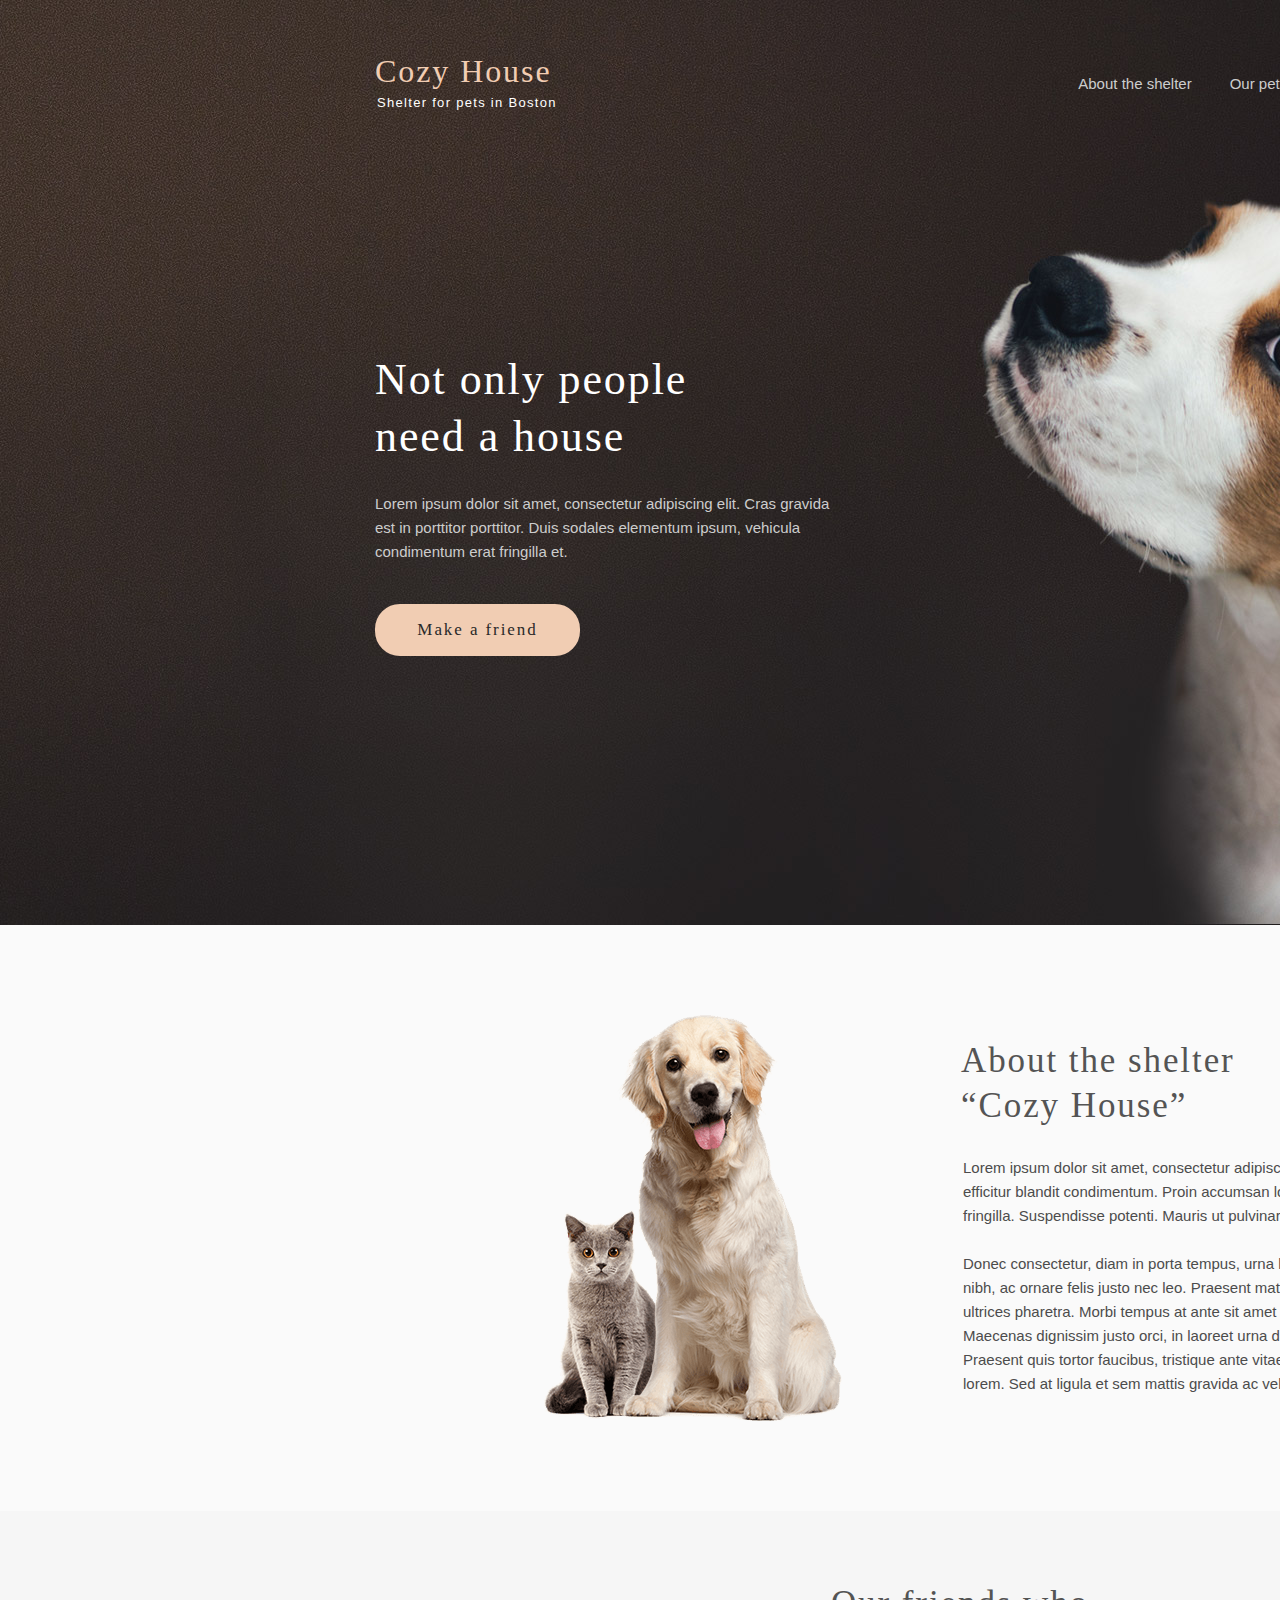
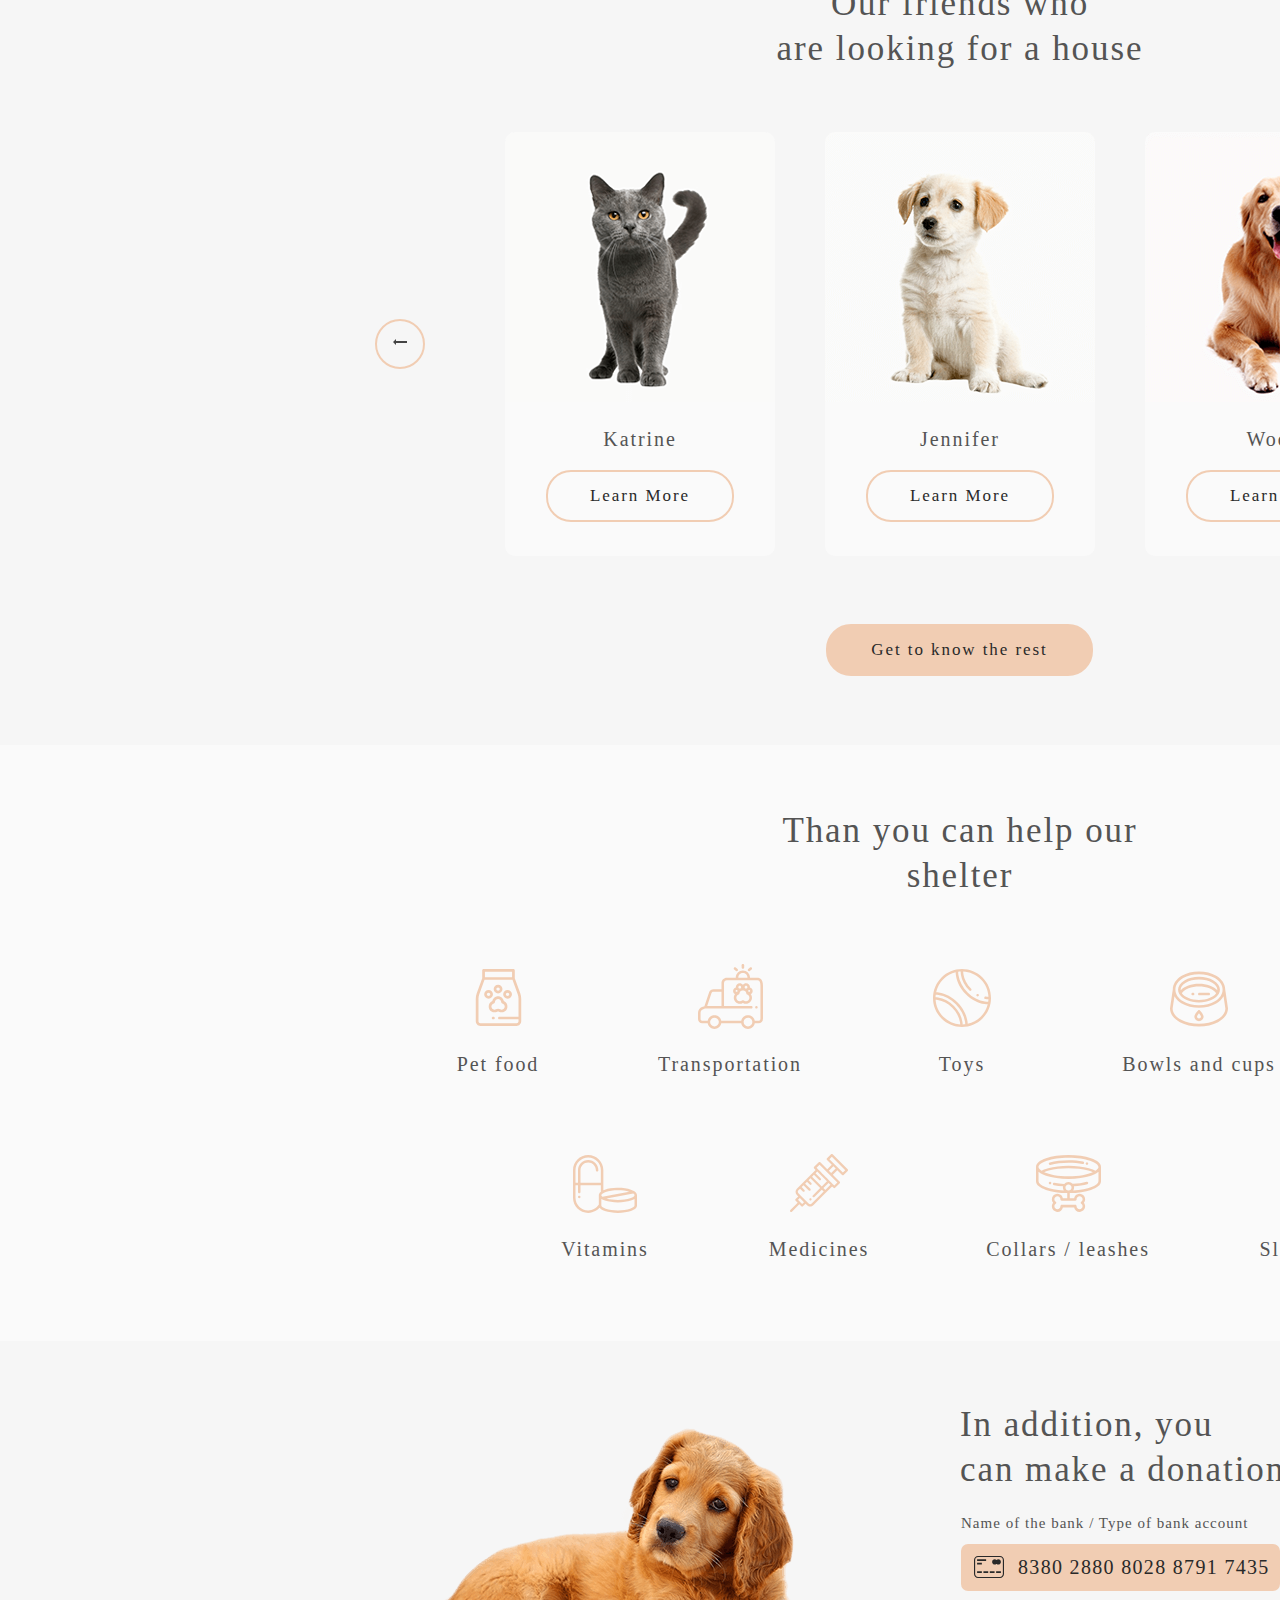
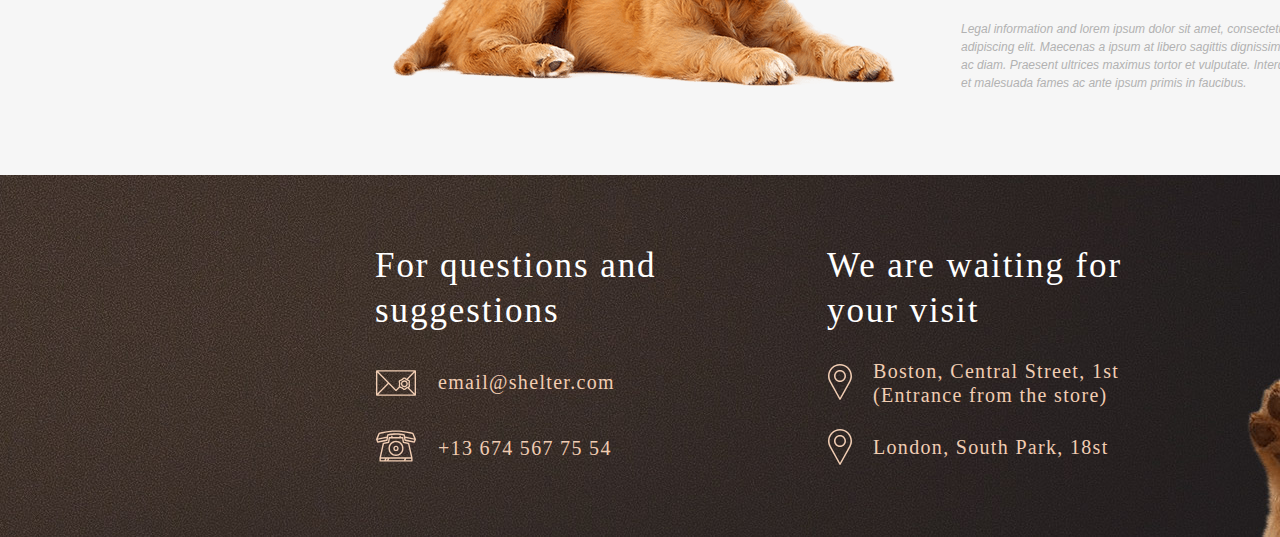
<file: index.html>
<!DOCTYPE html>
<html lang="en">
<head>
  <meta charset="UTF-8">
  <title>Animal Shelter</title>
  <link href="css/normalize.css" rel="stylesheet">
  <link href="css/style.min.css" rel="stylesheet">
</head>
<body>
  <div class="main-container">
    <!-- шапка страницы -->
    <header class="main-header">
      <div class="container">
        <!-- главная навигация по всему сайту -->
        <nav class="main-navigation">
          <a class="main-header-logo">
            <h1>
              <span>Cozy House</span>
              <span>Shelter for pets in Boston</span>
            </h1>
          </a>
          <!-- основное меню - неупорядоченный список, где каждый элемент содержит ссылку на страницу -->
          <ul class="site-navigation">
            <li><a href="#about-the-shelter">About the shelter</a></li>
            <li><a href="#our-pets">Our pets</a></li>
            <li><a href="#to-help-the-shelter">To help the shelter</a></li>
            <li><a href="#contacts">Contacts</a></li>
          </ul>
        </nav>
      </div>
    </header>
    <!-- основное содержимое -->
    <main>
      <!-- разметим приветственную часть главной -->
      <section class="page-intro">
        <div class="container">
          <h2>Not only people need a house</h2>
          <p>Lorem ipsum dolor sit amet, consectetur adipiscing elit. Cras gravida est in porttitor  porttitor. Duis sodales elementum ipsum, vehicula condimentum erat fringilla et.</p>
          <a class="button" href="#">Make a friend</a>
        </div>
      </section>
      <!-- разметим часть о приюте -->
      <section class="about-us" id="about-the-shelter">
          <h2>About the shelter &#8220;Cozy House&#8221;</h2>
          <p>Lorem ipsum dolor sit amet, consectetur adipiscing elit. Fusce efficitur blandit condimentum. Proin accumsan lorem vel gravida fringilla. Suspendisse potenti. Mauris ut pulvinar nunc.</p>
          <p>Donec consectetur, diam in porta tempus, urna ligula vestibulum nibh, ac ornare felis justo nec leo. Praesent mattis nibh quis ultrices pharetra. Morbi tempus at ante sit amet tristique. Maecenas dignissim justo orci, in laoreet urna dapibus nec. Praesent quis tortor faucibus, tristique ante vitae, dignissim lorem. Sed at ligula et sem mattis gravida ac vel erat.</p>
      </section>
      <!-- разметим перечень доступных друзей -->
      <section class="catalog" id="our-pets">
        <h2>Our friends who<br> are looking for a house</h2>
        <div class="container">
          <button class="catalog-button button-back" type="button" disabled>
            <span class="visually-hidden">Назад</span>
            <svg version="1.1" xmlns="http://www.w3.org/2000/svg" xmlns:xlink="http://www.w3.org/1999/xlink" width="16" height="16" viewBox="0 0 16 16">
              <path fill="#444444" d="M15 7v2h-11v2l-3-3 3-3v2z"></path>
            </svg>
          </button>
          <ul class="catalog-list">
            <li class="catalog-item">
              <h3 class="catalog-item-title">Katrine</h3>
              <p class="catalog-item-image">
                <img src="img/katrine.png" width="270" height="270" alt="Cat Katrine">
              </p>
              <button class="button katrine-link" type="button">Learn More</button>
            </li>
            <li class="catalog-item">
              <h3 class="catalog-item-title">Jennifer</h3>
              <p class="catalog-item-image">
                <img src="img/jennifer.png" width="270" height="270" alt="Dog Jennifer">
              </p>
              <button class="button jennifer-link" type="button">Learn More</button>
            </li>
            <li class="catalog-item">
              <h3 class="catalog-item-title">Woody</h3>
              <p class="catalog-item-image">
                <img src="img/woody.png" width="270" height="270" alt="Dog Woody">
              </p>
              <button class="button woody-link" type="button">Learn More</button>
            </li>
          </ul>
          <button class="catalog-button button-next" type="button">
            <span class="visually-hidden">Вперед</span>
            <svg version="1.1" xmlns="http://www.w3.org/2000/svg" xmlns:xlink="http://www.w3.org/1999/xlink" width="16" height="16" viewBox="0 0 16 16">
              <path fill="#444444" d="M15 7v2h-11v2l-3-3 3-3v2z"></path>
            </svg>
          </button>
        </div>
        <a class="button" href="inner.html">Get to know the rest</a>
      </section>
      <!-- разметим перечень возможной помощи для приюта -->
      <section class="support" id="to-help-the-shelter">
        <h2>Than you can help our shelter</h2>
        <div class="container">
          <ul class="support-list">
            <li class="support-item">Pet food</li>
            <li class="support-item">Transportation</li>
            <li class="support-item">Toys</li>
            <li class="support-item">Bowls and cups</li>
            <li class="support-item">Shampoos</li>
            <li class="support-item">Vitamins</li>
            <li class="support-item">Medicines</li>
            <li class="support-item">Collars / leashes</li>
            <li class="support-item">Sleeping area</li>
          </ul>
        </div>
      </section>
      <!-- разметим раздел пожертвований -->
      <section class="donation">
        <h2>In addition, you<br> can make a donation</h2>
        <p class="donation-bank">
          <span>Name of the bank / Type of bank account</span>
          <span>8380 2880 8028 8791 7435</span>
        </p>
        <p class="legal-information">Legal information and lorem ipsum dolor sit amet, consectetur adipiscing elit. Maecenas a ipsum at libero sagittis dignissim sed ac diam. Praesent ultrices maximus tortor et vulputate. Interdum et malesuada fames ac ante ipsum primis in faucibus.</p>
      </section>
    </main>
    <footer class="main-footer" id="contacts">
      <div class="container">
        <div class="footer-contacts">
          <h2>For questions and suggestions</h2>
          <p class="email">email@shelter.com</p>
          <p class="phone">+13 674 567 75 54</p>
        </div>
        <div class="footer-address">
          <h2>We are waiting for your visit</h2>
          <p>Boston, Central Street, 1st (Entrance from the store)</p>
          <p>London, South Park, 18st</p>
        </div>
      </div>
    </footer>
  </div>

  <!-- модальные окна -->
  <section class="modal modal-pets modal-pets-jennifer">
    <div class="modal-pets-wrapper">
      <p class="modal-pets-image">
        <img src="img/jennifer_modal.png" width="470" height="470" alt="Dog Jennifer">
      </p>
      <div class="modal-pets-description">
        <h2>Jennifer</h2>
        <h3>Pooch + Labrador</h3>
        <p>Lorem ipsum dolor sit amet, consectetur adipiscing elit. Fusce efficitur blandit condimentum. Proin accumsan lorem vel gra vida fringilla. Suspendisse potenti. Mauris ut pulvinar nunc. Donec consectetur, diam in porta tempus, urna ligula ves tibulum nibh.</p>
        <ul class="features-list">
          <li><span>Age:</span> 2 months</li>
          <li><span>Inoculations:</span> none</li>
          <li><span>Diseases:</span> none</li>
          <li><span>Parasites:</span> none</li>
        </ul>
      </div>
    </div>
    <button class="modal-close" type="button">Close</button>
  </section>

  <section class="modal modal-pets modal-pets-charly">
    <div class="modal-pets-wrapper">
      <p class="modal-pets-image">
        <img src="img/charly_modal.png" width="470" height="470" alt="Dog Charly">
      </p>
      <div class="modal-pets-description">
        <h2>Charly</h2>
        <h3>Pooch</h3>
        <p>Lorem ipsum dolor sit amet, consectetur adipiscing elit. Fusce efficitur blandit condimentum. Proin accumsan lorem vel gra vida fringilla. Suspendisse potenti. Mauris ut pulvinar nunc. Donec consectetur, diam in porta tempus, urna ligula ves tibulum nibh.</p>
        <ul class="features-list">
          <li><span>Age:</span> 4 months</li>
          <li><span>Inoculations:</span> none</li>
          <li><span>Diseases:</span> none</li>
          <li><span>Parasites:</span> none</li>
        </ul>
      </div>
    </div>
    <button class="modal-close" type="button">Close</button>
  </section>
  <script  src="js/script.min.js"></script>
</body>
</html>
</file>
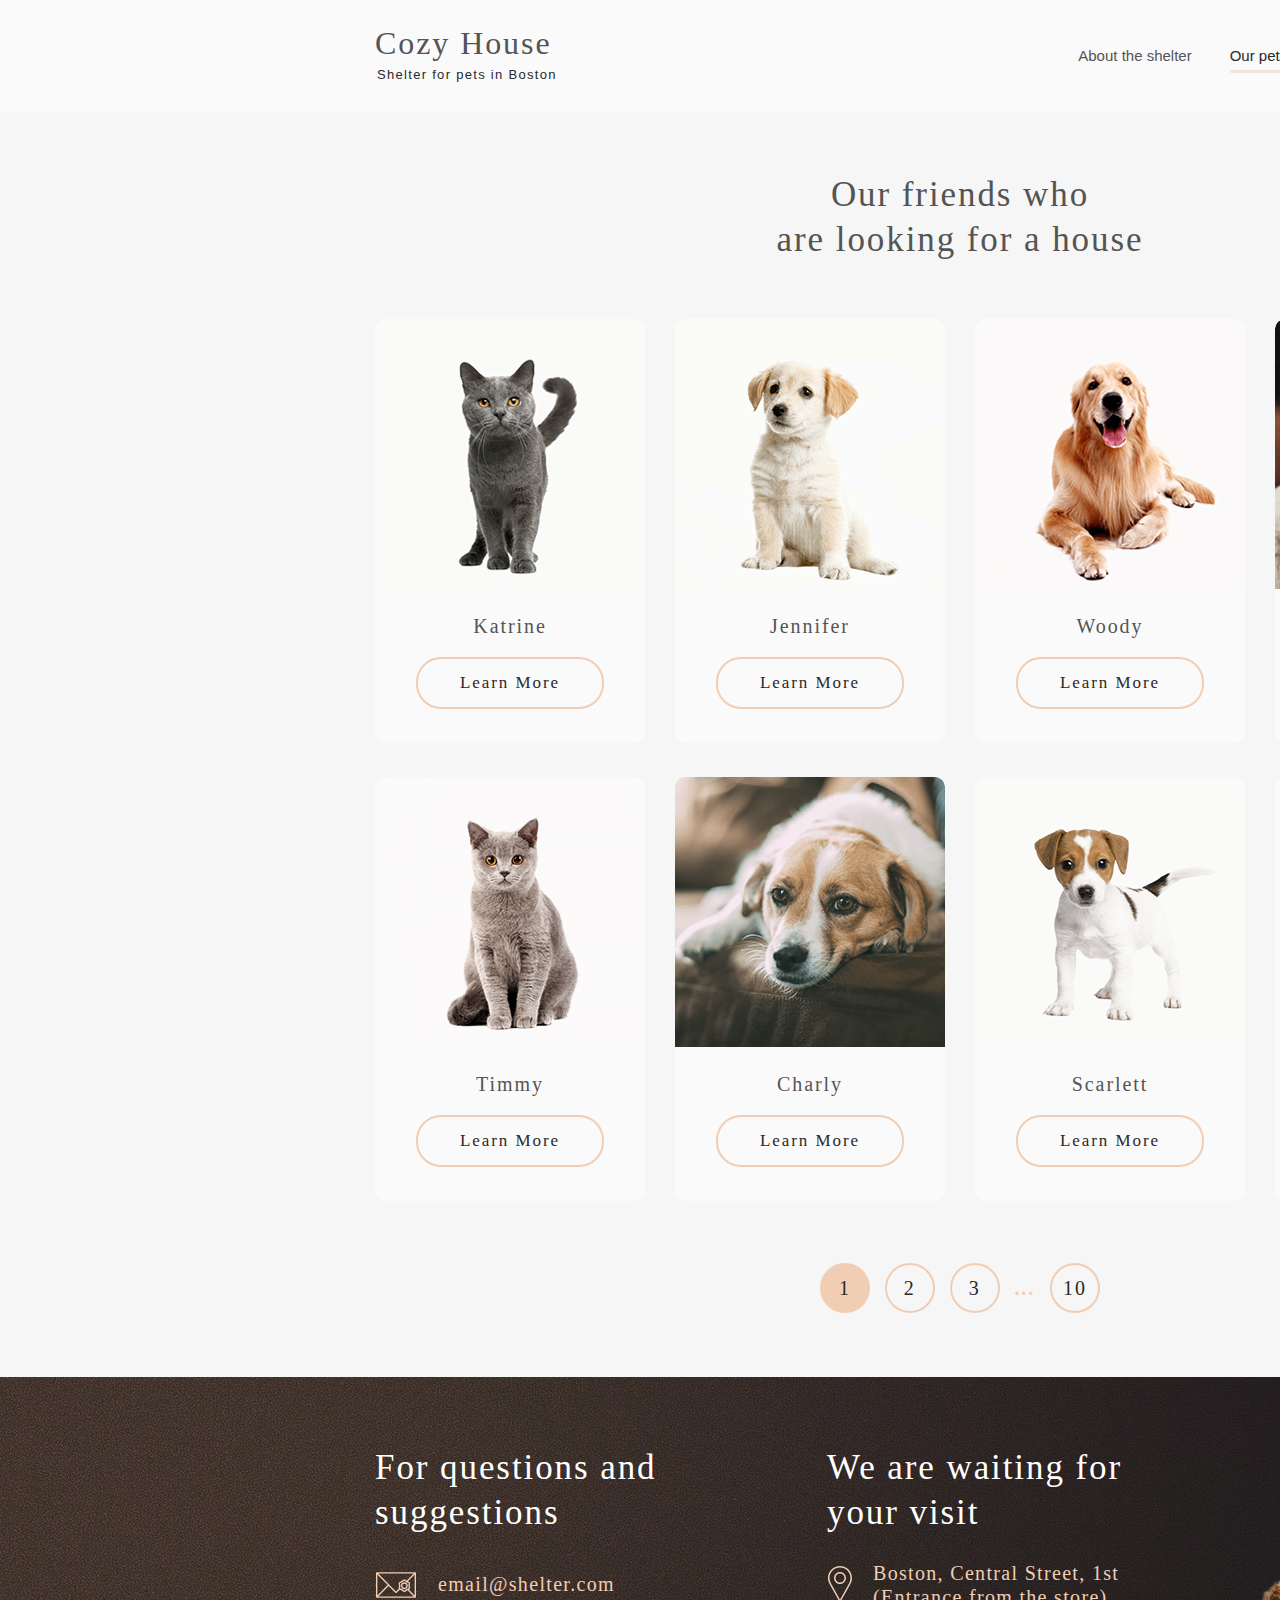
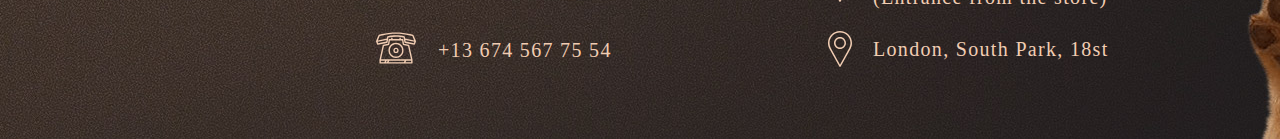
<file: inner.html>
<!DOCTYPE html>
<html lang="en">
<head>
  <meta charset="UTF-8">
  <title>Animal Shelter - Our pets</title>
  <link href="css/normalize.css" rel="stylesheet">
  <link href="css/style.min.css" rel="stylesheet">
</head>
<body class="inner-page">
  <div class="main-container">
    <!-- шапка страницы -->
    <header class="main-header">
      <div class="container">
        <!-- главная навигация по всему сайту -->
        <nav class="main-navigation">
          <a class="main-header-logo" href="index.html">
            <h1>
              <span>Cozy House</span>
              <span>Shelter for pets in Boston</span>
            </h1>
          </a>
          <!-- основное меню - неупорядоченный список, где каждый элемент содержит ссылку на страницу -->
          <ul class="site-navigation">
            <li><a href="index.html#about-the-shelter">About the shelter</a></li>
            <li class="site-navigation-current"><a>Our pets</a></li>
            <li><a href="index.html#to-help-the-shelter">To help the shelter</a></li>
            <li><a href="index.html#contacts">Contacts</a></li>
          </ul>
        </nav>
      </div>
    </header>
    <main>
      <!-- разметим перечень доступных друзей -->
      <section class="catalog">
        <h2>Our friends who<br> are looking for a house</h2>
        <div class="container">
          <ul class="catalog-list">
            <li class="catalog-item">
              <h3 class="catalog-item-title">Katrine</h3>
              <p class="catalog-item-image">
                <img src="img/katrine.png" width="270" height="270" alt="Cat Katrine">
              </p>
              <button class="button katrine-link" type="button">Learn More</button>
            </li>
            <li class="catalog-item">
              <h3 class="catalog-item-title">Jennifer</h3>
              <p class="catalog-item-image">
                <img src="img/jennifer.png" width="270" height="270" alt="Dog Jennifer">
              </p>
              <button class="button jennifer-link" type="button">Learn More</button>
            </li>
            <li class="catalog-item">
              <h3 class="catalog-item-title">Woody</h3>
              <p class="catalog-item-image">
                <img src="img/woody.png" width="270" height="270" alt="Dog Woody">
              </p>
              <button class="button woody-link" type="button">Learn More</button>
            </li>
            <li class="catalog-item">
              <h3 class="catalog-item-title">Sophia</h3>
              <p class="catalog-item-image">
                <img src="img/sophia.png" width="270" height="270" alt="Dog Sophia">
              </p>
              <button class="button sophia-link" type="button">Learn More</button>
            </li>
            <li class="catalog-item">
              <h3 class="catalog-item-title">Timmy</h3>
              <p class="catalog-item-image">
                <img src="img/timmy.png" width="270" height="270" alt="Cat Timmy">
              </p>
              <button class="button timmy-link" type="button">Learn More</button>
            </li>
            <li class="catalog-item">
              <h3 class="catalog-item-title">Charly</h3>
              <p class="catalog-item-image">
                <img src="img/charly.png" width="270" height="270" alt="Dog Charly">
              </p>
              <button class="button charly-link" type="button">Learn More</button>
            </li>
            <li class="catalog-item">
              <h3 class="catalog-item-title">Scarlett</h3>
              <p class="catalog-item-image">
                <img src="img/scarlett.png" width="270" height="270" alt="Dog Scarlett">
              </p>
              <button class="button scarlett-link" type="button">Learn More</button>
            </li>
            <li class="catalog-item">
              <h3 class="catalog-item-title">Freddie</h3>
              <p class="catalog-item-image">
                <img src="img/freddie.png" width="270" height="270" alt="Cat Freddie">
              </p>
              <button class="button freddie-link" type="button">Learn More</button>
            </li>
          </ul>
        </div>
        <!-- нумерация страниц - пагинация -->
        <ul class="pagination-list">
          <li class="pagination-item pagination-item-current"><a>1</a></li>
          <li class="pagination-item"><a href="#">2</a></li>
          <li class="pagination-item"><a href="#">3</a></li>
          <li class="pagination-item">...</li>
          <li class="pagination-item"><a href="#">10</a></li>
        </ul>
      </section>
    </main>
    <footer class="main-footer">
      <div class="container">
        <div class="footer-contacts">
          <h2>For questions and suggestions</h2>
          <p class="email">email@shelter.com</p>
          <p class="phone">+13 674 567 75 54</p>
        </div>
        <div class="footer-address">
          <h2>We are waiting for your visit</h2>
          <p>Boston, Central Street, 1st (Entrance from the store)</p>
          <p>London, South Park, 18st</p>
        </div>
      </div>
    </footer>
  </div>

  <!-- модальные окна -->
  <section class="modal modal-pets modal-pets-jennifer">
    <div class="modal-pets-wrapper">
      <p class="modal-pets-image">
        <img src="img/jennifer_modal.png" width="470" height="470" alt="Dog Jennifer">
      </p>
      <div class="modal-pets-description">
        <h2>Jennifer</h2>
        <h3>Pooch + Labrador</h3>
        <p>Lorem ipsum dolor sit amet, consectetur adipiscing elit. Fusce efficitur blandit condimentum. Proin accumsan lorem vel gra vida fringilla. Suspendisse potenti. Mauris ut pulvinar nunc. Donec consectetur, diam in porta tempus, urna ligula ves tibulum nibh.</p>
        <ul class="features-list">
          <li><span>Age:</span> 2 months</li>
          <li><span>Inoculations:</span> none</li>
          <li><span>Diseases:</span> none</li>
          <li><span>Parasites:</span> none</li>
        </ul>
      </div>
    </div>
    <button class="modal-close" type="button">Close</button>
  </section>

  <section class="modal modal-pets modal-pets-charly">
    <div class="modal-pets-wrapper">
      <p class="modal-pets-image">
        <img src="img/charly_modal.png" width="470" height="470" alt="Dog Charly">
      </p>
      <div class="modal-pets-description">
        <h2>Charly</h2>
        <h3>Pooch</h3>
        <p>Lorem ipsum dolor sit amet, consectetur adipiscing elit. Fusce efficitur blandit condimentum. Proin accumsan lorem vel gra vida fringilla. Suspendisse potenti. Mauris ut pulvinar nunc. Donec consectetur, diam in porta tempus, urna ligula ves tibulum nibh.</p>
        <ul class="features-list">
          <li><span>Age:</span> 4 months</li>
          <li><span>Inoculations:</span> none</li>
          <li><span>Diseases:</span> none</li>
          <li><span>Parasites:</span> none</li>
        </ul>
      </div>
    </div>
    <button class="modal-close" type="button">Close</button>
  </section>
  <script  src="js/script.min.js"></script>
</body>
</html>
</file>
<file: css/style.min.css>
@-webkit-keyframes bounce{0%{-webkit-transform:translateX(-2000px) translateY(-50%);transform:translateX(-2000px) translateY(-50%)}70%{-webkit-transform:translateX(-45%) translateY(-50%);transform:translateX(-45%) translateY(-50%)}90%{-webkit-transform:translateX(-55%) translateY(-50%);transform:translateX(-55%) translateY(-50%)}to{-webkit-transform:translateX(-50%) translateY(-50%);transform:translateX(-50%) translateY(-50%)}}@keyframes bounce{0%{-webkit-transform:translateX(-2000px) translateY(-50%);transform:translateX(-2000px) translateY(-50%)}70%{-webkit-transform:translateX(-45%) translateY(-50%);transform:translateX(-45%) translateY(-50%)}90%{-webkit-transform:translateX(-55%) translateY(-50%);transform:translateX(-55%) translateY(-50%)}to{-webkit-transform:translateX(-50%) translateY(-50%);transform:translateX(-50%) translateY(-50%)}}body{margin:0;padding:0;font-family:Arial,sans-serif;font-size:15px;line-height:24px;font-weight:400;color:#4c4c4c}a{text-decoration:none}img{max-width:100%;height:auto}.visually-hidden:not(:focus):not(:active),input[type=checkbox].visually-hidden,input[type=radio].visually-hidden{position:absolute;width:1px;height:1px;margin:-1px;border:0;padding:0;white-space:nowrap;-webkit-clip-path:inset(100%);clip-path:inset(100%);clip:rect(0 0 0 0);overflow:hidden}.main-container{position:relative;width:1920px;margin:0 auto}.container{width:1170px;margin:0 auto}.button{display:inline-block;width:131px;padding:12px 35px;font-family:Georgia,serif;font-size:17px;line-height:24px;font-weight:400;letter-spacing:1.92px;text-align:center;vertical-align:middle;word-wrap:break-word;color:#292929;background-color:#f1cdb3;border:2px solid #f1cdb3;border-radius:25px}.button:focus,.button:hover,.pagination-item a[href]:focus,.pagination-item a[href]:hover{background-color:rgba(241,205,179,.5)}.button:active{background-color:rgba(241,205,179,.25)}.main-header{position:absolute;left:375px;min-height:112px;background-color:transparent}.inner-page .main-header{position:static;background-color:#fafafa}.main-navigation{display:-webkit-box;display:-ms-flexbox;display:flex;-webkit-box-pack:justify;-ms-flex-pack:justify;justify-content:space-between;-webkit-box-align:start;-ms-flex-align:start;align-items:flex-start}h1{width:300px;margin:0;padding:0}.donation-bank span,h1 span{display:block}h1 span:first-child{margin-top:23px;margin-bottom:-32px;font-family:Georgia,serif;font-size:32px;line-height:97.08px;font-weight:400;letter-spacing:1.92px;word-wrap:break-word;color:#f1cdb3}.inner-page h1 span:first-child{margin-top:-5px;color:#545454}h1 span:last-child{margin-left:2px;font-size:13px;line-height:29px;font-weight:400;letter-spacing:1.3px;word-wrap:break-word;color:#fff}.inner-page h1 span:last-child{color:#292929}.site-navigation{display:-webkit-box;display:-ms-flexbox;display:flex;-ms-flex-wrap:wrap;flex-wrap:wrap;-webkit-box-pack:end;-ms-flex-pack:end;justify-content:flex-end;width:900px;margin:69px 0 0;padding:0;list-style:none}.inner-page .site-navigation{margin-top:41px}.site-navigation li{margin-left:38px}.site-navigation a{position:relative;display:inline-block;max-width:200px;line-height:29px;word-wrap:break-word;color:#cdcdcd}.site-navigation a::after{content:"";position:absolute;top:100%;left:0;width:100%;height:3px;background-color:transparent;border-radius:1.5px}.inner-page .site-navigation a{color:#545454}.site-navigation a:focus,.site-navigation a:hover{color:#fff}.inner-page .site-navigation-current a{color:#292929}.inner-page .site-navigation-current a::after{background-color:rgba(241,205,179,.5)}.inner-page .site-navigation a[href]:focus,.inner-page .site-navigation a[href]:hover{color:#292929}.site-navigation a[href]:focus::after,.site-navigation a[href]:hover::after{background-color:#f1cdb3}.about-us,.page-intro{min-height:925px;background-color:#332a26;background-image:url(../img/background-intro.jpg);background-position:top center;background-repeat:no-repeat}.page-intro h2{width:370px;margin:0 0 27px;padding:351px 0 0;font-family:Georgia,serif;font-size:44px;line-height:57px;font-weight:400;letter-spacing:1.92px;word-wrap:break-word;color:#fff}.about-us h2,.about-us p,.page-intro p{padding:0;word-wrap:break-word}.page-intro p{color:#cdcdcd;width:470px;margin:0 0 40px}.page-intro .container>a{margin-bottom:269px}.about-us{min-height:586px;background-color:#fafafa;background-image:url(../img/background-about-us.png);background-position:top 89px left 543px}.about-us h2{width:315px;margin:0 0 28px 961px;padding:113px 0 0;font-family:Georgia,serif;font-size:35px;line-height:45px;font-weight:400;letter-spacing:1.92px;color:#545454}.about-us p{width:430px;margin:0 0 24px 963px}.about-us p:last-child{margin-bottom:0;padding-bottom:28px}.catalog{min-height:834px;background-color:#f6f6f6}.catalog h2{width:430px;margin:0 auto 61px;padding:70px 0 0;font-family:Georgia,serif;font-size:35px;line-height:45px;font-weight:400;letter-spacing:1.92px;text-align:center;word-wrap:break-word;color:#545454}.inner-page .catalog h2{padding-top:60px;margin-bottom:57px}.catalog .container,.catalog-list{-webkit-box-pack:justify;-ms-flex-pack:justify;justify-content:space-between}.catalog .container{margin-bottom:68px;-webkit-box-align:center;-ms-flex-align:center;align-items:center}.inner-page .catalog .container{margin-bottom:0}.catalog .container,.catalog-item,.catalog-list{display:-webkit-box;display:-ms-flexbox;display:flex}.catalog-list{-ms-flex-wrap:wrap;flex-wrap:wrap;-webkit-box-align:start;-ms-flex-align:start;align-items:flex-start;-ms-flex-line-pack:justify;align-content:space-between;margin:0;padding:0;list-style:none;width:910px}.inner-page .catalog-list{width:1170px;min-height:882px}.catalog-item{-webkit-box-sizing:border-box;box-sizing:border-box;overflow:hidden;-webkit-box-orient:vertical;-webkit-box-direction:normal;-ms-flex-direction:column;flex-direction:column;-webkit-box-pack:start;-ms-flex-pack:start;justify-content:flex-start;width:270px;min-height:424px;margin-bottom:34px;border-radius:10px;background-color:#fafafa}.catalog-item:nth-last-child(-n+3),.inner-page .catalog-item:nth-last-child(-n+4){margin-bottom:0}.catalog-item:hover{-webkit-box-shadow:-5px 0 15px -3px rgba(0,1,1,.2),5px 0 15px -3px rgba(0,1,1,.2);box-shadow:-5px 0 15px -3px rgba(0,1,1,.2),5px 0 15px -3px rgba(0,1,1,.2)}.catalog-item .catalog-item-image{-webkit-box-ordinal-group:0;-ms-flex-order:-1;order:-1;margin:0;padding:0}.catalog-item-title{width:188px;margin:0 auto 8px;padding:8px 0 0;font-family:Georgia,serif;font-size:20px;line-height:45px;font-weight:400;letter-spacing:1.92px;text-align:center;word-wrap:break-word;color:#545454}.catalog-item .button{width:188px;margin:0 auto 34px;background-color:transparent;cursor:pointer}.catalog-item .button:focus,.catalog-item .button:hover{background-color:#f1cdb3}.catalog-item .button:active,.pagination-item a[href]:active{background-color:rgba(241,205,179,.25)}.catalog>.button{width:193px;margin:0 826px 68px}.catalog-button{width:50px;height:50px;background-color:#f1cdb3;border:2px solid #f1cdb3;border-radius:50%;cursor:pointer}.catalog-button:disabled{background-color:transparent}.button-next svg{-webkit-transform:rotate(180deg);-ms-transform:rotate(180deg);transform:rotate(180deg)}.catalog-button:not(:disabled):focus,.catalog-button:not(:disabled):hover{background-color:rgba(241,205,179,.5)}.catalog-button:not(:disabled):active{background-color:rgba(241,205,179,.25)}.support{min-height:596px;background-color:#fafafa}.support h2,.support-item{font-family:Georgia,serif;line-height:45px;font-weight:400;letter-spacing:1.92px;text-align:center;word-wrap:break-word;color:#545454}.support h2{margin:0 auto 65px;width:370px;padding:63px 0 0;font-size:35px}.support-list{display:-webkit-box;display:-ms-flexbox;display:flex;-ms-flex-wrap:wrap;flex-wrap:wrap;-webkit-box-align:start;-ms-flex-align:start;align-items:flex-start;margin:0;padding:0;list-style:none}.support-item{-webkit-box-sizing:border-box;box-sizing:border-box;width:200px;min-height:185px;padding:79px 5px 20px;font-size:20px;background-repeat:no-repeat}.support-item:nth-child(1){margin-left:23px;background-image:url(../img/pet_food.svg);background-position:top 6px left 50%}.support-item:nth-child(2){margin-left:32px;background-image:url(../img/ambulance.svg);background-position:top 1px left 50%}.support-item:nth-child(3){margin-left:32px;background-image:url(../img/ball.svg);background-position:top 6px left 50%}.support-item:nth-child(4),.support-item:nth-child(5){margin-left:37px;background-image:url(../img/bowl.svg);background-position:top 7px left 50%}.support-item:nth-child(5){margin-left:31px;background-image:url(../img/shampoo.svg)}.support-item:nth-child(6){margin-left:130px;background-image:url(../img/pills.svg);background-position:top 4px left 50%}.support-item:nth-child(7){margin-left:14px;background-image:url(../img/syringe.svg);background-position:top 6px left 50%}.support-item:nth-child(8){margin-left:49px;background-image:url(../img/leash.svg);background-position:top 3px left 50%}.support-item:nth-child(9){margin-left:58px;background-image:url(../img/cat.svg);background-position:top 7px left 50%}.donation{min-height:434px;background-color:#f6f6f6;background-image:url(../img/background-donation.png);background-position:top 86px left 393px;background-repeat:no-repeat}.donation h2,.donation p{width:370px;word-wrap:break-word}.donation h2{font-family:Georgia,serif;font-size:35px;line-height:45px;font-weight:400;letter-spacing:1.92px;color:#545454;margin:0 0 19px 960px;padding:61px 0 0}.donation p{margin:0 0 0 961px;padding:0}.donation-bank span:first-child{margin-bottom:9px;font-family:Georgia,serif;font-size:15px;line-height:24px;font-weight:400;letter-spacing:1.02px;word-wrap:break-word;color:#545454}.donation-bank span:last-child{position:relative;-webkit-box-sizing:border-box;box-sizing:border-box;width:319px;min-height:47px;padding-left:55px;margin-bottom:29px;font-family:Times New Roman,serif;font-size:20px;line-height:43px;font-weight:400;letter-spacing:1.32px;word-wrap:break-word;color:#292929;background-color:#f1cdb3;background-image:url(../img/credit-card.svg);background-position:top 6px left 11px;background-repeat:no-repeat;border:2px solid #f1cdb3;border-radius:7px}.donation .legal-information{width:352px;padding-bottom:28px;font-size:12px;line-height:18px;font-style:italic;color:#b2b2b2}.pagination-list{-webkit-box-sizing:border-box;box-sizing:border-box;display:-webkit-box;display:-ms-flexbox;display:flex;-webkit-box-pack:justify;-ms-flex-pack:justify;justify-content:space-between;-webkit-box-align:center;-ms-flex-align:center;align-items:center;width:280px;min-height:176px;margin:0 auto;padding:62px 0 64px;list-style:none}.pagination-item{font-family:Times New Roman,serif;font-size:20px;line-height:24px;font-weight:bolder;letter-spacing:1.92px;color:#f1cdb3;text-align:center;vertical-align:middle}.pagination-item a{-webkit-box-sizing:border-box;box-sizing:border-box;display:inline-block;width:50px;height:50px;padding-top:10.5px;padding-bottom:10.5px;font-weight:400;color:#292929;word-wrap:break-word;background-color:transparent;border:2px solid #f1cdb3;border-radius:50%}.pagination-item-current a{background-color:#f1cdb3}.main-footer{min-height:362px;background-color:#332a26;background-image:url(../img/background-footer.jpg);background-position:bottom center;background-repeat:no-repeat}.main-footer .container{display:-webkit-box;display:-ms-flexbox;display:flex;padding-top:68px}.footer-address,.footer-contacts{width:310px}.footer-address{margin-left:142px}.main-footer h2{margin:0;padding:0;font-family:Georgia,serif;font-size:35px;line-height:45px;font-weight:400;letter-spacing:1.92px;word-wrap:break-word;color:#fff}.footer-contacts h2{margin-bottom:37px}.footer-address h2{margin-bottom:26px}.footer-contacts p{padding-left:63px}.footer-address p{position:relative;padding-left:46px;margin-bottom:28px}.footer-address p::before{content:"";position:absolute;top:5px;left:-5px;width:36px;height:36px;background-image:url(../img/pin.svg);background-position:top 0 left 0;background-repeat:no-repeat}.footer-address p:last-child::before{top:-6px}.main-footer p{font-family:Times New Roman,serif;font-size:20px;line-height:24px;font-weight:400;letter-spacing:1.32px;word-wrap:break-word;color:#f1cdb3}.email{margin-bottom:42px}.email::before,.phone::before{content:"";position:absolute;top:-7px;left:1px;width:40px;height:40px;background-image:url(../img/envelope.svg);background-position:top 0 left 0;background-repeat:no-repeat}.email,.phone{position:relative}.phone::before{background-image:url(../img/telephone.svg);background-position:top -3px left 0}.modal{background-color:#fafafa}.modal-pets{position:fixed;top:50%;left:50%;display:none;width:970px;border-radius:15px;-webkit-box-shadow:-5px 0 15px -3px rgba(0,1,1,.2),5px 0 15px -3px rgba(0,1,1,.2);box-shadow:-5px 0 15px -3px rgba(0,1,1,.2),5px 0 15px -3px rgba(0,1,1,.2);-webkit-transform:translateX(-50%) translateY(-50%);-ms-transform:translateX(-50%) translateY(-50%);transform:translateX(-50%) translateY(-50%)}.modal-pets-show{display:block;-webkit-animation:bounce .6s;animation:bounce .6s;-webkit-transform-origin:0 0;-ms-transform-origin:0 0;transform-origin:0 0}.modal-close{position:absolute;top:-57px;right:-57px;width:50px;height:50px;font-size:0;background-color:#fafafa;background-image:url(../img/cancel.svg);background-position:center center;background-repeat:no-repeat;border:2px solid #f1ceb5;border-radius:50%;cursor:pointer}.modal-pets-wrapper{display:-webkit-box;display:-ms-flexbox;display:flex;-webkit-box-pack:justify;-ms-flex-pack:justify;justify-content:space-between}.modal-pets-description,.modal-pets-image{width:470px}.modal-pets-image{margin:0;padding:0;font-size:0;line-height:0}.modal-pets h2,.modal-pets h3{font-weight:400;letter-spacing:1.92px}.modal-pets h2{width:420px;margin:0;padding:56px 0 0 25px;word-wrap:break-word;font-size:35px;line-height:45px}.features-list span,.modal-pets h2,.modal-pets h3{font-family:Georgia,serif;color:#545454}.modal-pets h3{line-height:34px;font-size:20px}.modal-pets h3,.modal-pets-description p{width:420px;margin:0 0 16px;padding:0 0 0 25px;word-wrap:break-word}.features-list{margin:0;padding:0 0 0 40px;list-style:none}.features-list li{position:relative;line-height:30px;letter-spacing:1.92px}.features-list li::before{content:"";position:absolute;top:13.5px;left:-15px;width:5px;height:5px;background-color:#f1ceb5;border-radius:50%}.features-list span{font-size:17px}
</file>
